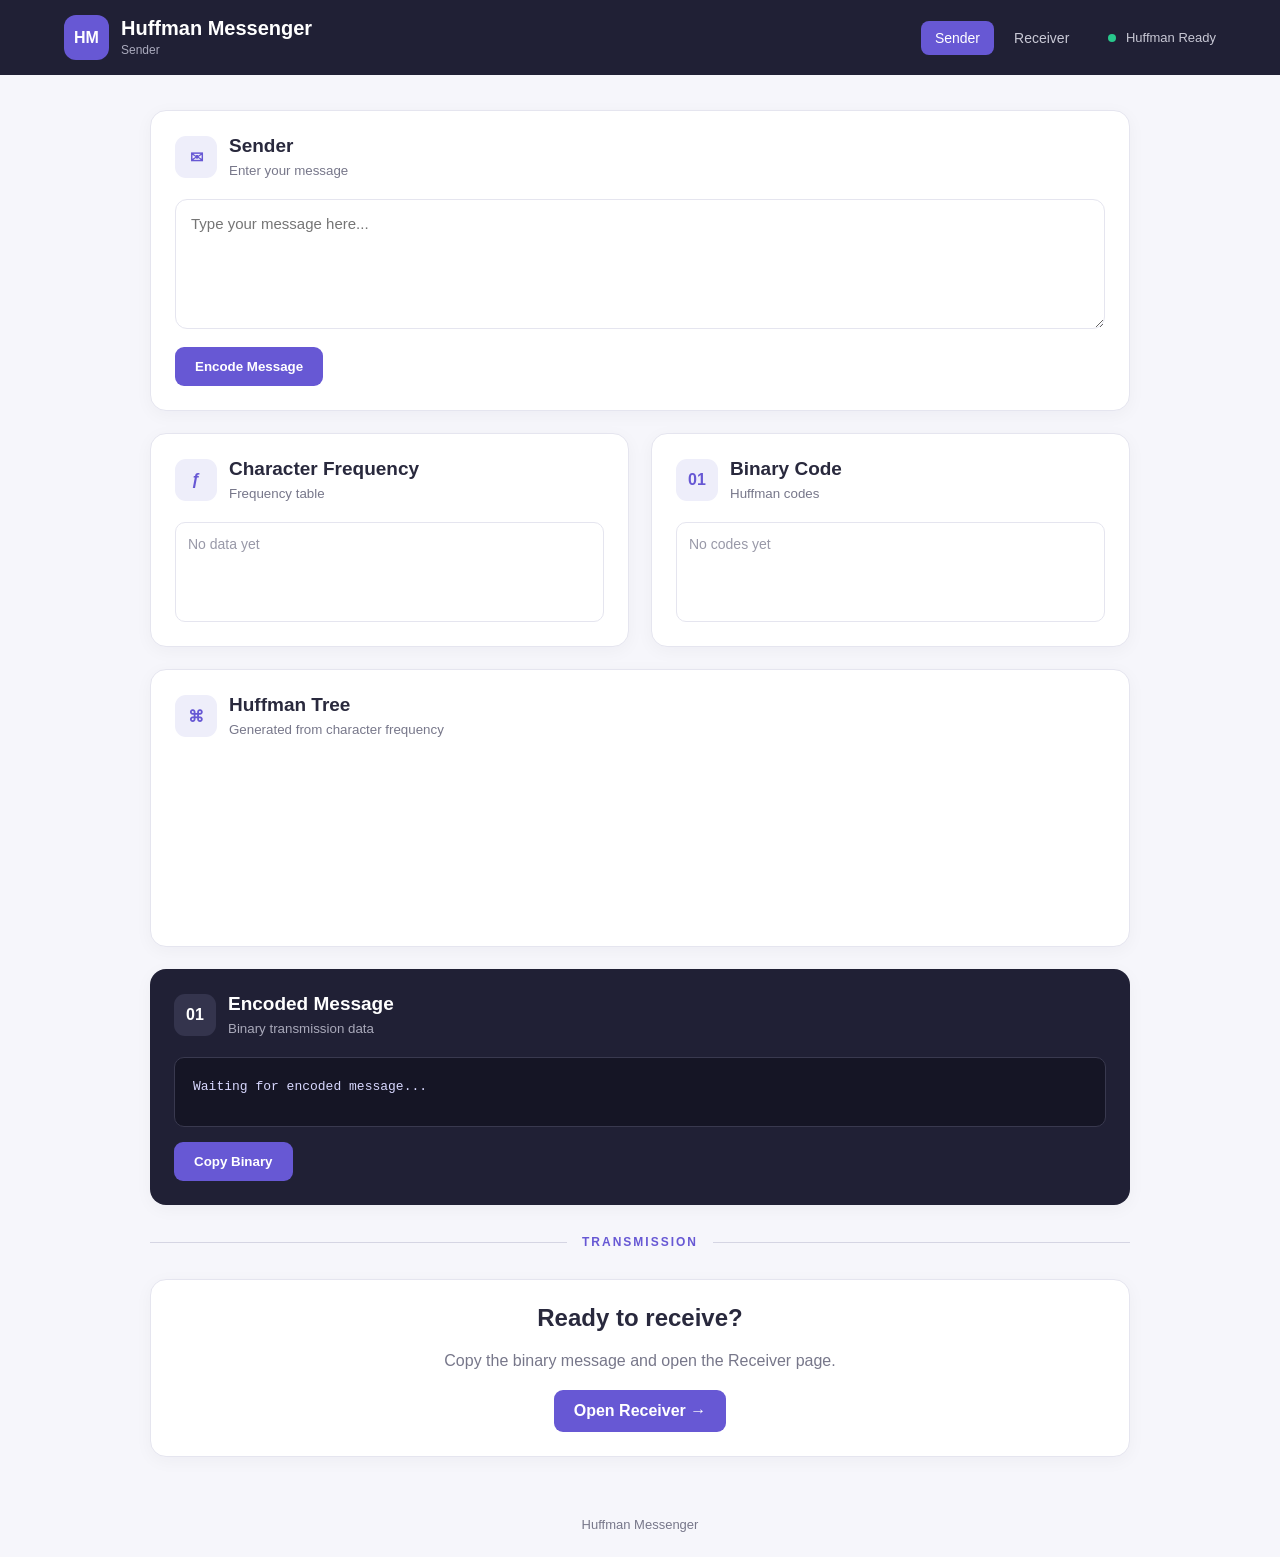
<file: index.html>
<!DOCTYPE html>
<html lang="en">

<head>
    <meta charset="UTF-8">
    <meta name="viewport" content="width=device-width, initial-scale=1.0">

    <title>Huffman Messenger - Sender</title>

    <link rel="stylesheet" href="style.css">
</head>

<body>

<header class="topbar">

    <div class="brand">

        <div class="logo">
            HM
        </div>

        <div>
            <h1>Huffman Messenger</h1>
            <span>Sender</span>
        </div>

    </div>


    <nav>
        <a href="index.html" class="active">
            Sender
        </a>

        <a href="receiver.html">
            Receiver
        </a>
    </nav>


    <div class="status">
        <span></span>
        Huffman Ready
    </div>

</header>


<main>

    <!-- SENDER -->

    <section class="section sender">

        <div class="section-title">

            <div class="title-icon">
                ✉
            </div>

            <div>
                <h2>Sender</h2>
                <small>Enter your message</small>
            </div>

        </div>


        <textarea
            id="message"
            placeholder="Type your message here..."
        ></textarea>


        <button onclick="encodeMessage()">
            Encode Message
        </button>

    </section>


    <!-- FREQUENCY + CODES -->

    <div class="grid-2">


        <!-- FREQUENCY -->

        <section class="section">

            <div class="section-title compact">

                <div class="title-icon purple">
                    ƒ
                </div>

                <div>
                    <h2>Character Frequency</h2>
                    <small>Frequency table</small>
                </div>

            </div>


            <div
                id="frequency"
                class="content-box"
            >

                <span class="placeholder">
                    No data yet
                </span>

            </div>

        </section>


        <!-- CODES -->

        <section class="section">

            <div class="section-title compact">

                <div class="title-icon purple">
                    01
                </div>

                <div>
                    <h2>Binary Code</h2>
                    <small>Huffman codes</small>
                </div>

            </div>


            <div
                id="codes"
                class="content-box"
            >

                <span class="placeholder">
                    No codes yet
                </span>

            </div>

        </section>

    </div>


    <!-- HUFFMAN TREE -->

    <section class="section tree-section">

        <div class="section-title">

            <div class="title-icon purple">
                ⌘
            </div>

            <div>
                <h2>Huffman Tree</h2>
                <small>
                    Generated from character frequency
                </small>
            </div>

        </div>


        <div class="tree-scroll">

            <svg
                id="tree"
                aria-label="Huffman Tree"
            ></svg>

        </div>

    </section>


    <!-- ENCODED MESSAGE -->

    <section class="section encoded-section">

        <div class="section-title">

            <div class="title-icon dark">
                01
            </div>

            <div>
                <h2>Encoded Message</h2>
                <small>Binary transmission data</small>
            </div>

        </div>


        <div
            id="encoded"
            class="encoded-box"
        >
            Waiting for encoded message...
        </div>


        <div class="button-row">

            <button
                onclick="copyBinary()"
            >
                Copy Binary
            </button>

        </div>

    </section>


    <!-- TRANSMISSION -->

    <div class="transfer">

        <span></span>

        <b>
            TRANSMISSION
        </b>

        <span></span>

    </div>


    <!-- NEXT PAGE -->

    <section class="section next-page">

        <h2>Ready to receive?</h2>

        <p>
            Copy the binary message and open the Receiver page.
        </p>


        <a
            href="receiver.html"
            class="receiver-link"
        >
            Open Receiver →
        </a>

    </section>

</main>


<footer>
    Huffman Messenger
</footer>


<script src="script.js"></script>

</body>

</html>
</file>
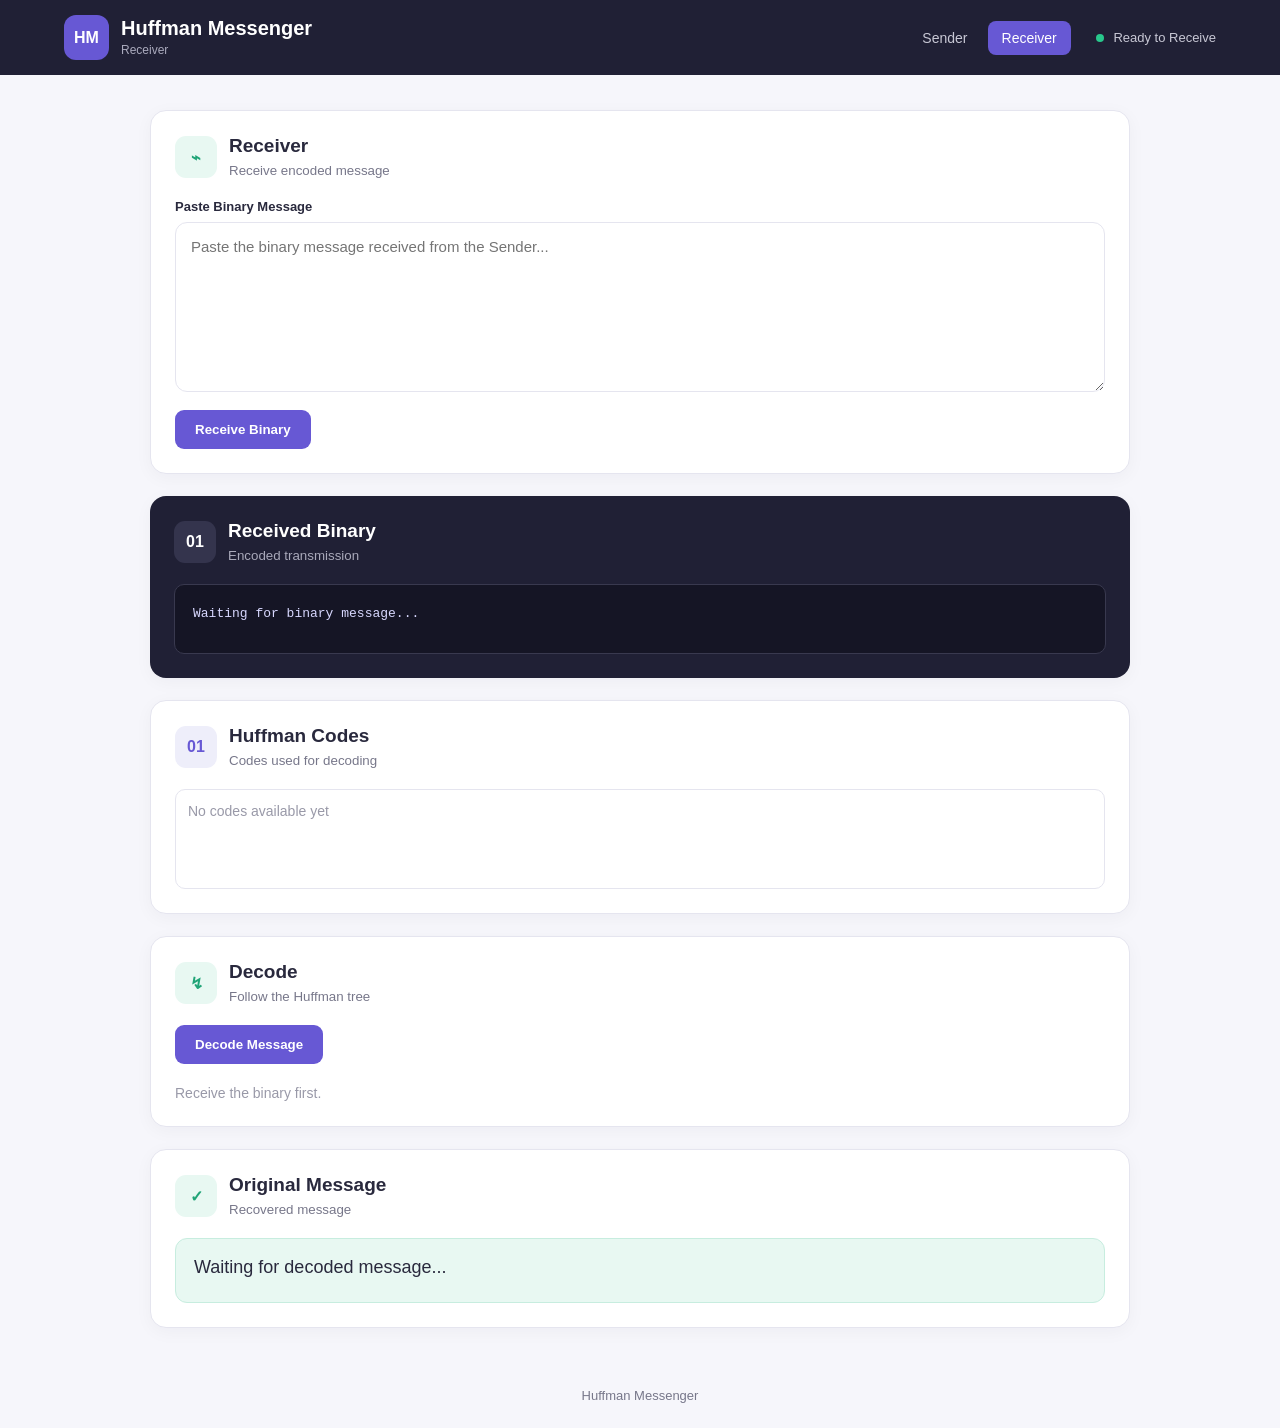
<file: receiver.html>
<!DOCTYPE html>
<html lang="en">

<head>

    <meta charset="UTF-8">

    <meta
        name="viewport"
        content="width=device-width, initial-scale=1.0"
    >

    <title>Huffman Messenger - Receiver</title>

    <link
        rel="stylesheet"
        href="style.css"
    >

</head>


<body>


<header class="topbar">

    <div class="brand">

        <div class="logo">
            HM
        </div>

        <div>

            <h1>
                Huffman Messenger
            </h1>

            <span>
                Receiver
            </span>

        </div>

    </div>


    <nav>

        <a href="index.html">
            Sender
        </a>

        <a
            href="receiver.html"
            class="active"
        >
            Receiver
        </a>

    </nav>


    <div class="status">

        <span></span>

        Ready to Receive

    </div>

</header>



<main>


    <!-- RECEIVER -->

    <section class="section receiver">

        <div class="section-title">

            <div class="title-icon green">
                ⌁
            </div>

            <div>

                <h2>
                    Receiver
                </h2>

                <small>
                    Receive encoded message
                </small>

            </div>

        </div>


        <label class="input-label">
            Paste Binary Message
        </label>


        <textarea
            id="receivedData"
            class="receive-input"
            placeholder="Paste the binary message received from the Sender..."
        ></textarea>


        <button onclick="receiveBinary()">
            Receive Binary
        </button>

    </section>



    <!-- RECEIVED BINARY -->

    <section class="section encoded-section">

        <div class="section-title">

            <div class="title-icon dark">
                01
            </div>

            <div>

                <h2>
                    Received Binary
                </h2>

                <small>
                    Encoded transmission
                </small>

            </div>

        </div>


        <div
            id="receivedBinary"
            class="encoded-box"
        >

            Waiting for binary message...

        </div>

    </section>



    <!-- RECEIVED CODES -->

    <section class="section">

        <div class="section-title">

            <div class="title-icon purple">
                01
            </div>

            <div>

                <h2>
                    Huffman Codes
                </h2>

                <small>
                    Codes used for decoding
                </small>

            </div>

        </div>


        <div
            id="receivedCodes"
            class="content-box"
        >

            <span class="placeholder">
                No codes available yet
            </span>

        </div>

    </section>



    <!-- DECODE -->

    <section class="section receiver-section">

        <div class="section-title">

            <div class="title-icon green">
                ↯
            </div>

            <div>

                <h2>
                    Decode
                </h2>

                <small>
                    Follow the Huffman tree
                </small>

            </div>

        </div>


        <button
            class="decode-button"
            onclick="decodeReceivedMessage()"
        >
            Decode Message
        </button>


        <div
            id="decodeProcess"
            class="decode-table"
        >

            <span class="placeholder">
                Receive the binary first.
            </span>

        </div>

    </section>



    <!-- ORIGINAL MESSAGE -->

    <section class="section original">

        <div class="section-title">

            <div class="title-icon green">
                ✓
            </div>

            <div>

                <h2>
                    Original Message
                </h2>

                <small>
                    Recovered message
                </small>

            </div>

        </div>


        <div
            id="finalMessage"
            class="final-message"
        >

            Waiting for decoded message...

        </div>

    </section>


</main>



<footer>
    Huffman Messenger
</footer>



<script src="script.js"></script>

</body>

</html>
</file>
<file: style.css>
:root {

    --purple: #6758d4;

    --purple-dark: #5144bd;

    --green: #20a477;

    --dark: #202035;

    --text: #29293d;

    --muted: #77778a;

    --border: #e5e5ef;

    --bg: #f6f6fb;

    --white: #ffffff;

}


* {

    box-sizing: border-box;

}


body {

    margin: 0;

    font-family: Arial, sans-serif;

    background: var(--bg);

    color: var(--text);

}


/* =========================
   TOP BAR
========================= */

.topbar {

    background: var(--dark);

    color: white;

    min-height: 75px;

    padding: 12px 5%;

    display: flex;

    align-items: center;

    gap: 25px;

    position: sticky;

    top: 0;

    z-index: 10;

}


.brand {

    display: flex;

    align-items: center;

    gap: 12px;

    margin-right: auto;

}


.logo {

    width: 45px;

    height: 45px;

    border-radius: 12px;

    background: var(--purple);

    display: flex;

    align-items: center;

    justify-content: center;

    font-weight: bold;

}


.brand h1 {

    margin: 0;

    font-size: 20px;

}


.brand span {

    color: #aaaabd;

    font-size: 12px;

}


.status {

    font-size: 13px;

    color: #c8c8d5;

}


.status span {

    display: inline-block;

    width: 8px;

    height: 8px;

    background: #28c78c;

    border-radius: 50%;

    margin-right: 6px;

}


/* =========================
   NAVIGATION
========================= */

nav {

    display: flex;

    gap: 6px;

}


nav a {

    color: #c8c8d5;

    text-decoration: none;

    padding: 9px 14px;

    border-radius: 8px;

    font-size: 14px;

}


nav a:hover,
nav a.active {

    background: var(--purple);

    color: white;

}


/* =========================
   MAIN
========================= */

main {

    width: 92%;

    max-width: 980px;

    margin: 35px auto;

}


/* =========================
   SECTION
========================= */

.section {

    background: var(--white);

    border: 1px solid var(--border);

    border-radius: 16px;

    padding: 24px;

    margin-bottom: 22px;

    box-shadow:
        0 4px 18px
        rgba(30, 30, 60, 0.04);

}


.section-title {

    display: flex;

    align-items: center;

    gap: 12px;

    margin-bottom: 20px;

}


.section-title h2 {

    margin: 0 0 4px;

    font-size: 19px;

}


.section-title small {

    color: var(--muted);

}


.title-icon {

    width: 42px;

    height: 42px;

    border-radius: 11px;

    display: flex;

    align-items: center;

    justify-content: center;

    background: #eeeefa;

    color: var(--purple);

    font-weight: bold;

}


.title-icon.purple {

    background: #eeeefa;

    color: var(--purple);

}


.title-icon.green {

    background: #e8f8f2;

    color: var(--green);

}


.title-icon.dark {

    background: #34344d;

    color: white;

}


/* =========================
   TEXTAREA
========================= */

textarea {

    width: 100%;

    min-height: 130px;

    resize: vertical;

    border: 1px solid var(--border);

    border-radius: 12px;

    padding: 15px;

    font-size: 15px;

    outline: none;

    font-family: inherit;

}


textarea:focus {

    border-color: var(--purple);

}


/* =========================
   BUTTON
========================= */

button,
.receiver-link {

    border: none;

    background: var(--purple);

    color: white;

    padding: 12px 20px;

    border-radius: 9px;

    font-weight: bold;

    cursor: pointer;

    text-decoration: none;

    display: inline-block;

}


button:hover,
.receiver-link:hover {

    background: var(--purple-dark);

}


.sender button,
.receiver button {

    margin-top: 14px;

}


.button-row {

    display: flex;

    gap: 10px;

    margin-top: 15px;

    flex-wrap: wrap;

}


/* =========================
   GRID
========================= */

.grid-2 {

    display: grid;

    grid-template-columns: 1fr 1fr;

    gap: 22px;

}


/* =========================
   CONTENT BOX
========================= */

.content-box {

    border: 1px solid var(--border);

    border-radius: 10px;

    padding: 12px;

    min-height: 100px;

    overflow-x: auto;

}


.placeholder {

    color: #9999a8;

    font-size: 14px;

}


/* =========================
   TABLE
========================= */

table {

    width: 100%;

    border-collapse: collapse;

}


th,
td {

    padding: 10px;

    border-bottom:
        1px solid var(--border);

    text-align: left;

    font-size: 14px;

}


th {

    color: var(--muted);

    font-size: 12px;

}


/* =========================
   TREE
========================= */

.tree-scroll {

    width: 100%;

    overflow-x: auto;

    padding-bottom: 10px;

}


#tree {

    min-width: 600px;

}


.tree-line {

    stroke: #aaaabd;

    stroke-width: 2;

}


.tree-bit {

    fill: var(--purple);

    font-weight: bold;

    font-size: 14px;

    text-anchor: middle;

}


.tree-node.internal {

    fill: #eeeefa;

    stroke: var(--purple);

    stroke-width: 2;

}


.tree-node.leaf {

    fill: #e8f8f2;

    stroke: var(--green);

    stroke-width: 2;

}


.tree-label {

    fill: var(--dark);

    font-size: 12px;

    text-anchor: middle;

}


/* =========================
   ENCODED
========================= */

.encoded-section {

    background: var(--dark);

    color: white;

    border: none;

}


.encoded-section
.section-title small {

    color: #a9a9ba;

}


.encoded-box {

    background: #151525;

    border: 1px solid #39394f;

    border-radius: 10px;

    padding: 18px;

    min-height: 70px;

    word-break: break-all;

    color: #d8d8ff;

    font-family: monospace;

    line-height: 1.7;

}


/* =========================
   TRANSMISSION
========================= */

.transfer {

    display: flex;

    align-items: center;

    gap: 15px;

    margin: 30px 0;

    color: var(--purple);

    font-size: 12px;

    letter-spacing: 2px;

}


.transfer span {

    height: 1px;

    background: #d5d5e3;

    flex: 1;

}


/* =========================
   NEXT PAGE
========================= */

.next-page {

    text-align: center;

}


.next-page h2 {

    margin-top: 0;

}


.next-page p {

    color: var(--muted);

    margin-bottom: 20px;

}


/* =========================
   RECEIVER
========================= */

.input-label {

    display: block;

    margin-bottom: 8px;

    font-size: 13px;

    font-weight: bold;

}


.receive-input {

    min-height: 170px;

}


.decode-table {

    margin-top: 20px;

    overflow-x: auto;

}


.final-message {

    background: #e8f8f2;

    border: 1px solid #c7eddf;

    border-radius: 12px;

    padding: 18px;

    font-size: 18px;

    min-height: 65px;

    word-break: break-word;

}


/* =========================
   FOOTER
========================= */

footer {

    text-align: center;

    padding: 25px;

    color: var(--muted);

    font-size: 13px;

}


/* =========================
   MOBILE
========================= */

@media (max-width: 700px) {

    .topbar {

        flex-wrap: wrap;

    }


    .status {

        display: none;

    }


    nav {

        width: 100%;

    }


    nav a {

        flex: 1;

        text-align: center;

    }


    .grid-2 {

        grid-template-columns: 1fr;

    }


    main {

        width: 94%;

        margin-top: 20px;

    }


    .section {

        padding: 18px;

    }

}
</file>
